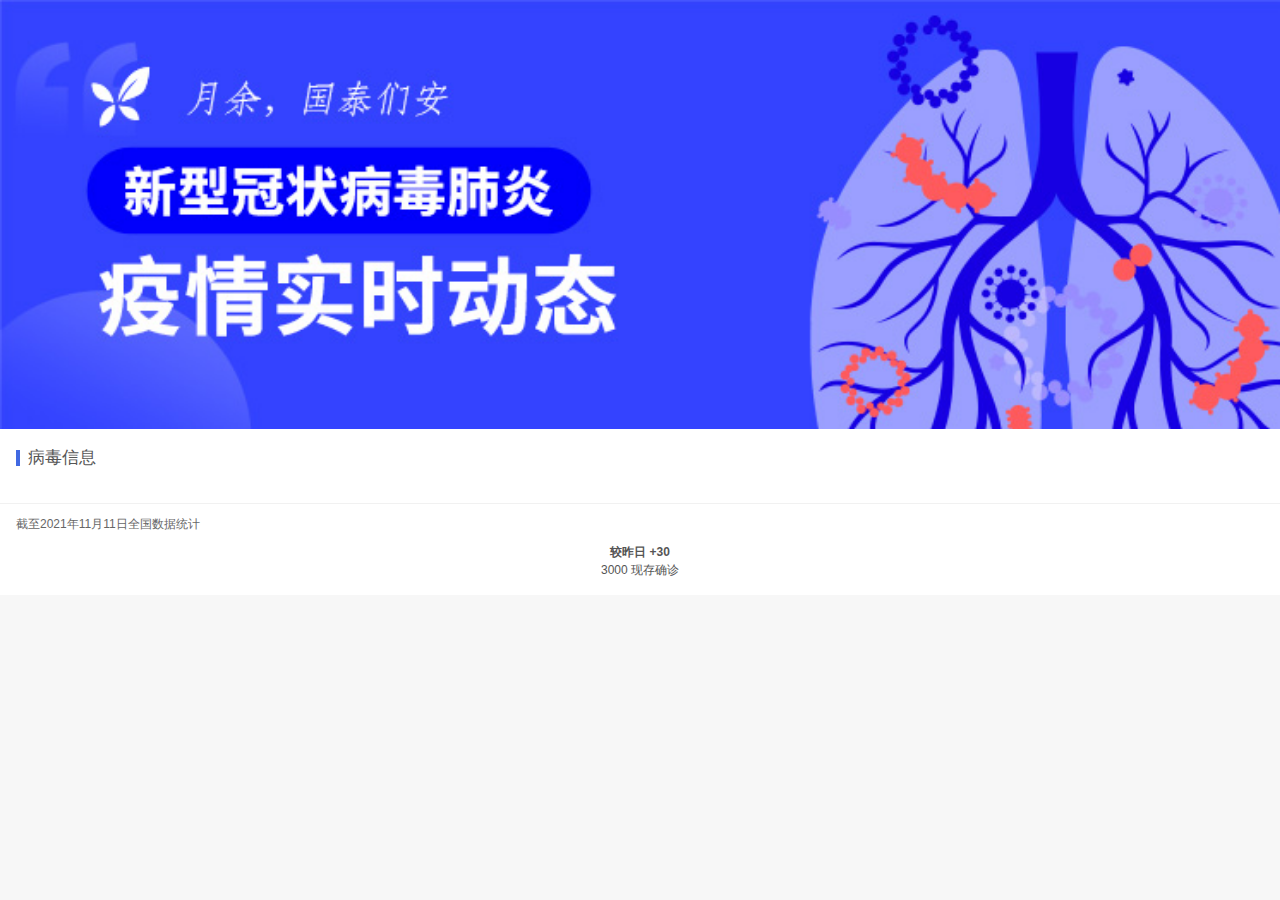
<file: covid19_demo/index.html>
<!DOCTYPE html>
<html lang="en">
<head>
    <meta charset="UTF-8">
    <meta http-equiv="X-UA-Compatible" content="IE=edge">
    <meta name="viewport" content="width=device-width, initial-scale=1.0">
    <title>Demo</title>
    <link rel="stylesheet" href="css/common.css">
    <link rel="stylesheet" href="css/index.css">
</head>
<body>
    <!-- 头图 -->
    <div class="header"></div>
    
    <!-- 病毒信息 -->
    <div class="covid-info">
        <p class="covid-title">
            <i></i> 病毒信息
        </p>
        <div class="covid-content">
            <p id="covid-note1"></p>
            <p id="covid-note2"></p>
            <p id="covid-note3"></p>
            <p id="covid-remark1"></p>
            <p id="covid-remark2"></p>
            <p id="covid-remark3"></p>
        </div>
    </div>

    <!-- 数量信息 -->
    <div class="cn-info">
        <div class="cn-container">
            <div class="cn-title">
                <span>截至2021年11月11日全国数据统计</span>
            </div>
        </div>
        <div class="cn-num">
            <ul class="cn-count">
                <li class="cn-item">
                    <div class="cn-item-count">
                        <b>较昨日 <em>+30</em></b>
                    </div>
                    <strong>3000</strong>
                    <span>现存确诊</span>
                </li>
            </ul>

        </div>
    </div>



    <script src="https://ajax.googleapis.com/ajax/libs/jquery/3.6.0/jquery.min.js"></script>
    <script src="js/index.js"></script>
</body>
</html>
</file>
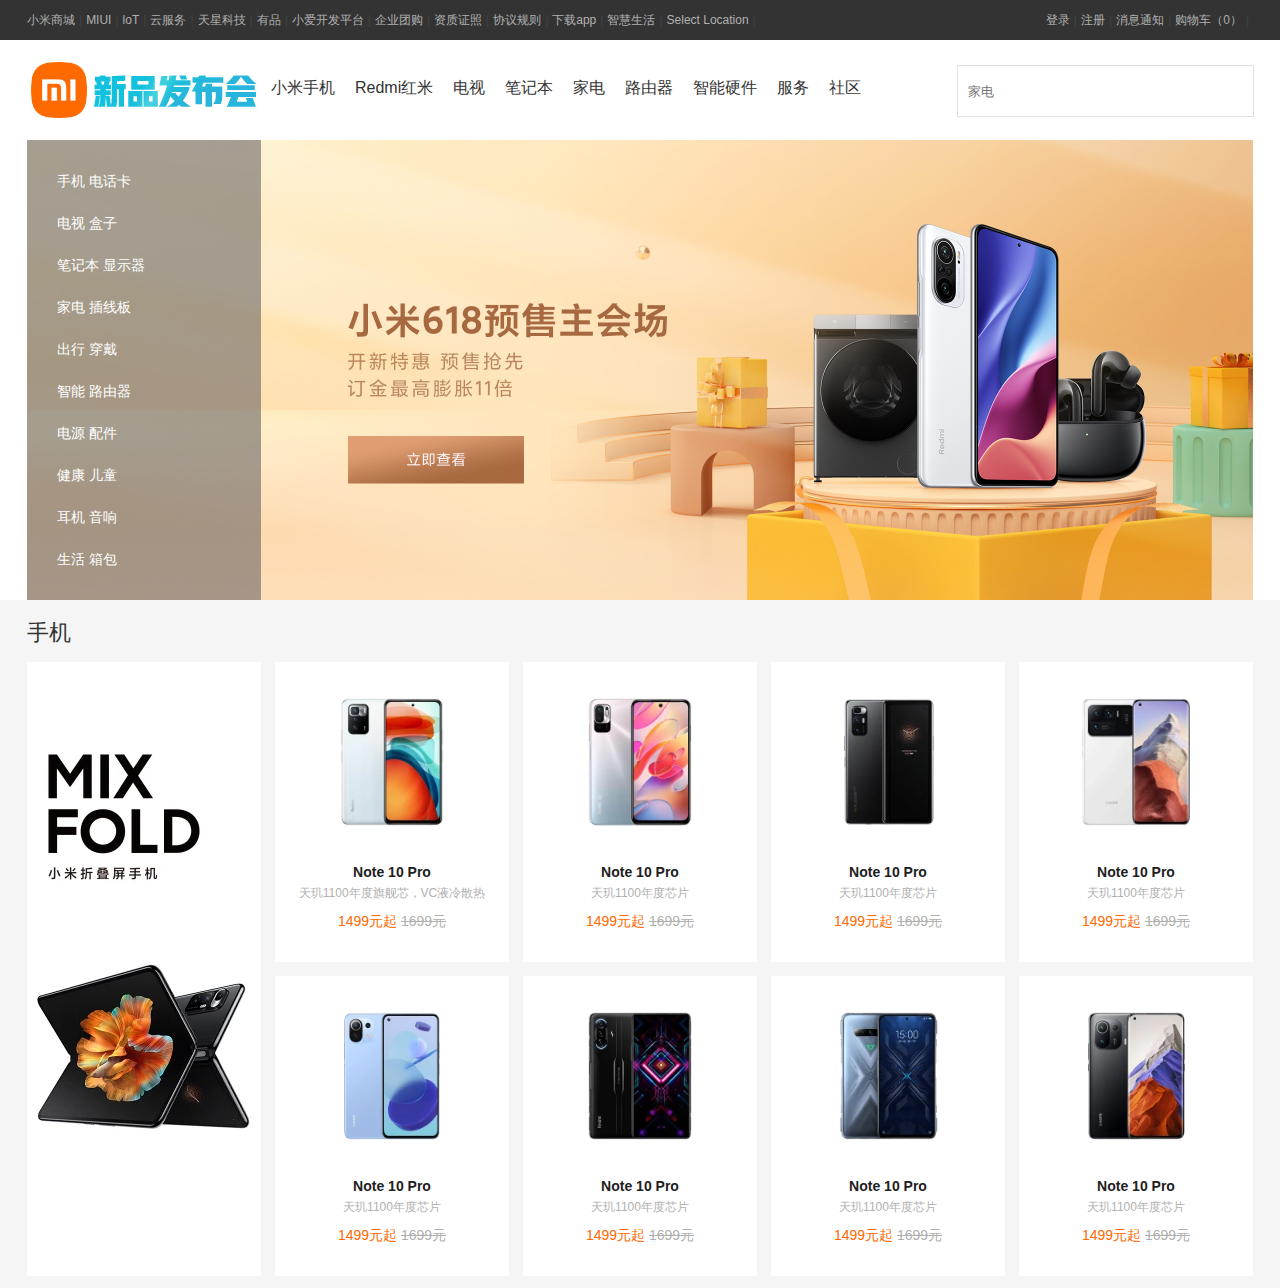
<file: xiaomi_mall/index.html>
<!DOCTYPE html>
<html lang="en">
<head>
    <meta charset="UTF-8">
    <meta http-equiv="X-UA-Compatible" content="IE=edge">
    <meta name="viewport" content="width=device-width, initial-scale=1.0">
    <title>小米商城Z</title>
    <link rel="stylesheet" href="css/reset.css">
    <link rel="stylesheet" href="css/style.css">
</head>
<body>
    <!-- 头部导航栏 -->
    <div class="black-nav">
        <div class="wrap">
            <ul class="black-nav-left">
                <li><a href="#">小米商城</a><span>|</span></li>
                <li><a href="#">MIUI</a><span>|</span></li>
                <li><a href="#">loT</a><span>|</span></li>
                <li><a href="#">云服务</a><span>|</span></li>
                <li><a href="#">天星科技</a><span>|</span></li>
                <li><a href="#">有品</a><span>|</span></li>
                <li><a href="#">小爱开发平台</a><span>|</span></li>
                <li><a href="#">企业团购</a><span>|</span></li>
                <li><a href="#">资质证照</a><span>|</span></li>
                <li><a href="#">协议规则</a><span>|</span></li>
                <li><a href="#">下载app</a><span>|</span></li>
                <li><a href="#">智慧生活</a><span>|</span></li>
                <li><a href="#">Select Location</a><span>|</span></li>
            </ul>

            <ul class="black-nav-right">
                <li><a href="#">登录</a><span>|</span></li>
                <li><a href="#">注册</a><span>|</span></li>
                <li><a href="#">消息通知</a><span>|</span></li>
                <li><a href="#">购物车（0）</a><span>|</span></li>
            </ul>

        </div>
    </div>
    <!-- 导航 -->
    <div class="white-nav">
        <div class="wrap">
            <div class="logo">
                <a href="#"><img src="img/logo-mi2.png" alt="" class="mi-logo"></a>
                <a href="#"><img src="img/new.gif" alt="" class="mi-new"></a>
            </div>
            <div class="nav-bar">
                <ul>
                    <li><a href="#">小米手机</a></li>
                    <li><a href="#">Redmi红米</a></li>
                    <li><a href="#">电视</a></li>
                    <li><a href="#">笔记本</a></li>
                    <li><a href="#">家电</a></li>
                    <li><a href="#">路由器</a></li>
                    <li><a href="#">智能硬件</a></li>
                    <li><a href="#">服务</a></li>
                    <li><a href="#">社区</a></li>
                </ul>
            </div>
            <div class="search">
                <form >
                    <input type="text" placeholder="家电">
                </form>
            </div>
        </div>
    </div>
    <!-- banner -->
    <div class="banner">
        <div class="wrap">
            <div class="banner-box"></div>
            <div class="slide">
                <ul>
                    <li><a href="">手机 电话卡</a></li>
                    <li><a href="">电视 盒子</a></li>
                    <li><a href="">笔记本 显示器</a></li>
                    <li><a href="">家电 插线板</a></li>
                    <li><a href="">出行 穿戴</a></li>
                    <li><a href="">智能 路由器</a></li>
                    <li><a href="">电源 配件</a></li>
                    <li><a href="">健康 儿童</a></li>
                    <li><a href="">耳机 音响</a></li>
                    <li><a href="">生活 箱包</a></li>
                </ul>
            </div>
        </div>
    </div>

    <!-- 手机模块 -->
    <div class="container">
        <div class="wrap">
            <div class="phone"><h2 class="title">手机</h2></div>
            <div class="phone-box clear">
                <div class="phone-box-left">
                    <a href="#"><img src="img/all.webp" alt=""></a>
                </div>
                <div class="phone-box-right">
                    <ul>
                        <li class="item">
                            <a href="#">
                                <img src="img/p1.webp" alt="">
                                <h3 class="name">Note 10 Pro</h3>
                                <p class="desc">天玑1100年度旗舰芯，VC液冷散热</p>
                                <p class="price">1499元起
                                    <del>1699元</del>
                                </p>
                            </a>
                        </li>
                        <li class="item">
                            <a href="#">
                                <img src="img/p2.webp" alt="">
                                <h3 class="name">Note 10 Pro</h3>
                                <p class="desc">天玑1100年度芯片</p>
                                <p class="price">1499元起
                                    <del>1699元</del>
                                </p>
                            </a>
                        </li>
                        <li class="item">
                            <a href="#">
                                <img src="img/p3.webp" alt="">
                                <h3 class="name">Note 10 Pro</h3>
                                <p class="desc">天玑1100年度芯片</p>
                                <p class="price">1499元起
                                    <del>1699元</del>
                                </p>
                            </a>
                        </li>
                        <li class="item">
                            <a href="#">
                                <img src="img/p4.webp" alt="">
                                <h3 class="name">Note 10 Pro</h3>
                                <p class="desc">天玑1100年度芯片</p>
                                <p class="price">1499元起
                                    <del>1699元</del>
                                </p>
                            </a>
                        </li>
                        <li class="item">
                            <a href="#">
                                <img src="img/p5.webp" alt="">
                                <h3 class="name">Note 10 Pro</h3>
                                <p class="desc">天玑1100年度芯片</p>
                                <p class="price">1499元起
                                    <del>1699元</del>
                                </p>
                            </a>
                        </li>
                        <li class="item">
                            <a href="#">
                                <img src="img/p6.webp" alt="">
                                <h3 class="name">Note 10 Pro</h3>
                                <p class="desc">天玑1100年度芯片</p>
                                <p class="price">1499元起
                                    <del>1699元</del>
                                </p>
                            </a>
                        </li>
                        <li class="item">
                            <a href="#">
                                <img src="img/p7.webp" alt="">
                                <h3 class="name">Note 10 Pro</h3>
                                <p class="desc">天玑1100年度芯片</p>
                                <p class="price">1499元起
                                    <del>1699元</del>
                                </p>
                            </a>
                        </li>
                        <li class="item">
                            <a href="#">
                                <img src="img/p8.webp" alt="">
                                <h3 class="name">Note 10 Pro</h3>
                                <p class="desc">天玑1100年度芯片</p>
                                <p class="price">1499元起
                                    <del>1699元</del>
                                </p>
                            </a>
                        </li>
                    </ul>
                </div>
            </div>
        </div>
    </div>
</body>
</html>
</file>
<file: covid19_demo/css/index.css>
.header{
    width: 100%;
    padding-top: 33.5%;
    background: url("../imgs/1.jpg") no-repeat;
    background-size: cover;
}

.covid-info{
    padding: 0.16rem;
    background: #fff;
    border-bottom: 1px solid #f1f1f1;
}
.covid-title{
    font-size: 0.17rem;
}
.covid-title i{
    display: inline-block;
    width: 0.04rem;
    height: 0.16rem;
    margin-right: 0.03rem;
    vertical-align: middle;
    background: #4169e2;
}
.covid-content{
    padding: 0.06rem 0.16rem;
}
.covid-content p{
    font-size: 13px;
    margin: 5px 0;
}

.cn-info{
    padding: 0.16rem;
    background: #fff;
}
.cn-container{
    margin: -0.16rem 0 0;
    font-size: 0.12rem;
}
.cn-title{
    display: flex;
    align-items: center;
    justify-content: space-between;
    padding: 0.08rem 0 0.07rem;
    line-height: 0.24rem;
}
.cn-title span{
    color: #666;
}

.cn-num{
    position: relative;
    text-align: center;
    background: #fff;
}
</file>
<file: xiaomi_mall/css/style.css>
.black-nav{
    width: 100%;
    height: 40px;
    line-height: 40px;
    background-color: #333333;
    font-size: 12px;
}
.wrap{
    width: 1226px;
    margin: 0 auto;
}
.black-nav-left{
    float: left;
}
.black-nav-left li{
    float: left;
}
.black-nav-right {
    float: right;
}
.black-nav-right li{
    float: left;
}
.black-nav a{
    color: #b0b0b0;
}
.black-nav span{
    margin: 0 4px;
    color: #424242;
}

.white-nav{
    width: 100%;
    height: 100px;
    background-color: #ffffff;
}
.logo{
    width: 234px;
    height: 100px;
    float: left;
}
.mi-logo{
    width: 56px;
    margin-top: 22px;
}
.mi-new{
    margin-top: 22.5px;
}

.nav-bar{
    width: 696px;
    height: 100px;
    float: left;
}
.nav-bar ul li{
    float: left;
    padding: 38px 10px;
}
.nav-bar ul li a{
    color: #333333;
}
.search{
    float: left;
    width: 296px;
    height: 100px;
}
.search input{
    float: left;
    height: 50px;
    width: 285px;
    border: 1px solid #e0e0e0;
    margin-top: 25px;
    padding-left: 10px;
}

.banner{
    width: 100%;
    height: 460px;
}
.banner-box{
    width: 1226px;
    height: 460px;
    background-image: url("../img/banner.jpg");
    background-size: 100%;
}
.banner .wrap{
    position: relative;
}
.slide{
    position: absolute;
    left: 0;
    top: 0;
    width: 234px;
    height: 420px;
    padding: 20px 0;
    background-color: rgba(105, 101, 101, 0.6);
}
.slide ul li{
    padding-left: 30px;
    height: 42px;
    line-height: 42px;
    text-align: left;
}

.slide ul li a{
    color: #ffffff;
    font-size: 14px;
}
.slide ul li:hover{
    background-color: #ff6700;
}
/* 手机模块 */
.container{
    width: 100%;
    background-color: #f5f5f5;
    padding-top: 4px;
    padding-bottom: 12px;
}
.title{
    text-align: left;
    font-weight: 300;
    font-size: 22px;
    color: #333;
    height: 58px;
    line-height: 58px;
}
.phone-box-left{
    width: 234px;
    height: 614px;
    float: left;
}
.phone-box-right{
    width: 992px;
    height: 614px;
    float: left;
}
.item{
    float: left;
    width: 234px;
    height: 300px;
    margin-left: 14px;
    margin-bottom: 14px;
    background-color: #ffffff;
}
.item img{
    width: 160px;
    margin: 20px 0 18px;
}
.name{
    margin-bottom: 3px;
    height: 21px;
    color: #212121;
    font-size: 14px;
    margin: 0 auto;
    width: 194px;
}
.desc{
    height: 18px;
    width: 214px;
    color: #b0b0b0;
    font-size: 12px;
    margin: 0 auto;
    width: 194px;
    margin-bottom: 10px;
}
.price{
    font-size: 14px;
    color: #ff6700;

}
.price del{
    color: #b0b0b0;
}
</file>
<file: covid19_demo/css/common.css>
html {
    -webkit-text-size-adjust: 100%;
    -ms-text-size-adjust: 100%;
    -webkit-overflow-scrolling: touch;
    font-size: 100px;
}

/* 禁止缩放表单 */
input[type=“submit”],
input[type=“reset”],
input[type=“button”],
input {
    resize: none;
    border: none;
}

/* 取消链接高亮 */
body,
div,
ul,
li,
ol,
h1,
h2,
h3,
h4,
h5,
h6,
input,
textarea,
select,
p,
dl,
dt,
dd,
a,
img,
button,
form,
table,
th,
tr,
td,
tbody,
article,
aside,
details,
figcaption,
figure,
footer,
header,
hgroup,
menu,
nav,
section {
    -webkit-tap-highlight-color: rgba(0, 0, 0, 0);
    font-size: .12rem;
}

/* 设置HTML5元素为块 */
article,
aside,
details,
figcaption,
figure,
footer,
header,
hgroup,
menu,
nav,
section {
    display: block;
}

img {
    width: 100%;
    height: auto;
    width: auto\9;
    display: block;
    -ms-interpolation-mode: bicubic;
}

body,
div,
ul,
li,
ol,
h1,
h2,
h3,
h4,
h5,
h6,
input,
textarea,
select,
p,
dl,
dt,
dd,
a,
img,
button,
form,
table,
th,
tr,
td,
tbody,
article,
aside,
details,
figcaption,
figure,
footer,
header,
hgroup,
menu,
nav,
section {
    margin: 0;
    padding: 0;
}

body {
    font: 12px/1.5 ‘Microsoft YaHei’, ‘宋体’, Tahoma, Arial, sans-serif;
    color: #555;
    background-color: #F7F7F7;
}

em,
i {
    font-style: normal;
}

ul,
li {
    list-style-type: none;
}

strong {
    font-weight: normal;
}

.clearfix:after {
    content: “”;
    display: block;
    visibility: hidden;
    height: 0;
    clear: both;
}

.clearfix {
    zoom: 1;
}

a {
    text-decoration: none;
    color: #969696;
    font-family: ‘Microsoft YaHei’, Tahoma, Arial, sans-serif;
}

a:hover {
    text-decoration: none;
}

ul,
ol {
    list-style: none;
}

h1,
h2,
h3,
h4,
h5,
h6 {
    font-size: 100%;
    font-family: ‘Microsoft YaHei’;
}

img {
    border: none;
}

input {
    font-family: ‘Microsoft YaHei’;
}

.one-txt-cut {
    overflow: hidden;
    white-space: nowrap;
    text-overflow: ellipsis;
}

.txt-cut {
    overflow: hidden;
    text-overflow: ellipsis;
    display: -webkit-box;
    -webkit-box-orient: vertical;
}

a:link,
a:active,
a:visited,
a:hover {
    background: none;
    -webkit-tap-highlight-color: rgba(0, 0, 0, 0);
    -webkit-tap-highlight-color: transparent;
}
</file>
